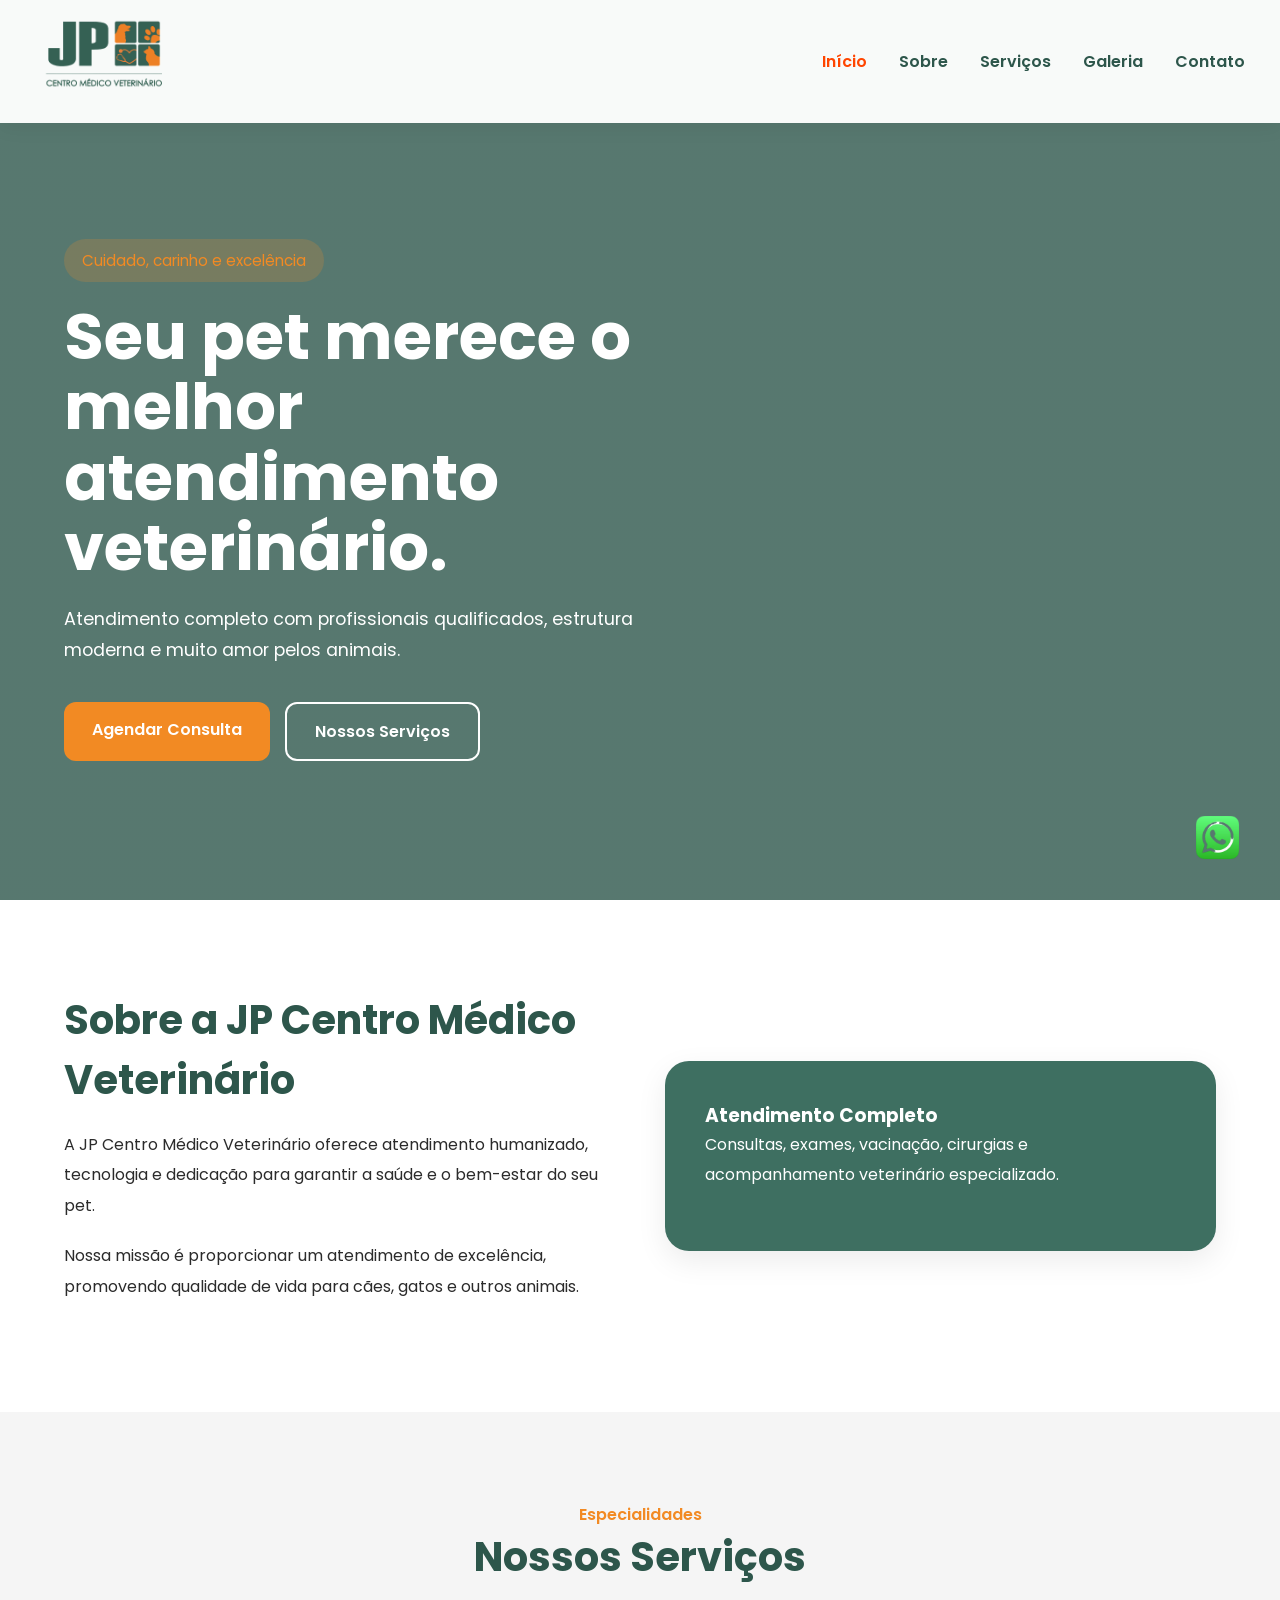
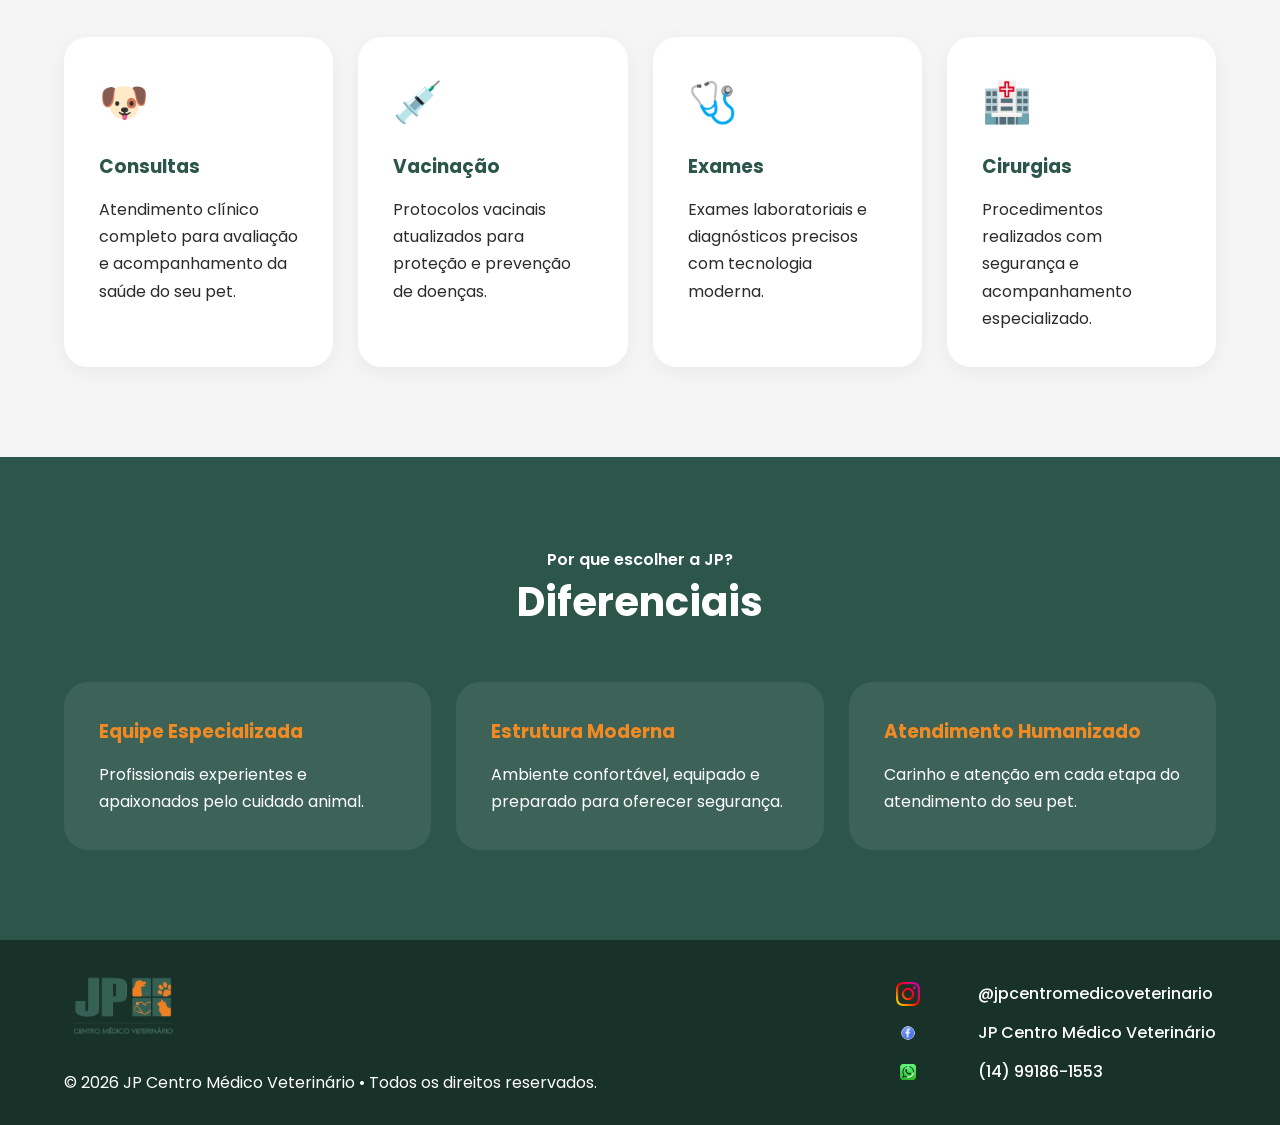
<file: index.html>
<!DOCTYPE html>
<html lang="pt-BR">
<head>
  <meta charset="UTF-8" />
  <meta name="viewport" content="width=device-width, initial-scale=1.0" />
  <title>JP Centro Médico Veterinário</title>
  <link rel="stylesheet" href="style.css" />
  <link rel="preconnect" href="https://fonts.googleapis.com">
  <link rel="preconnect" href="https://fonts.gstatic.com" crossorigin>
  <link href="https://fonts.googleapis.com/css2?family=Poppins:wght@300;400;500;600;700&display=swap" rel="stylesheet">
</head>
<body>

  <header class="header">
    <div class="container nav-container compact">
      <div class="logo">
        <img src="LOGO-JP-Photoroom.png" alt="JP Centro Médico Veterinário">
      </div>

      <nav class="navbar" id="navbar">
        <a style="color:orangered;"  href="#inicio">Início</a>
        <a href="sobre/index.html">Sobre</a>
        <a href="serviços/index.html">Serviços</a>
        <a href="galeria/index.html">Galeria</a>
        <a href="#contato">Contato</a>
      </nav>

      <div class="menu-toggle" id="menu-toggle">
        ☰
      </div>
    </div>
  </header>

  <section class="hero" id="inicio">
    <div class="overlay"></div>

    <div class="container hero-content">
      <div class="hero-text">
        <span class="tag">Cuidado, carinho e excelência</span>
        <h1>Seu pet merece o melhor atendimento veterinário.</h1>
        <p>
          Atendimento completo com profissionais qualificados,
          estrutura moderna e muito amor pelos animais.
        </p>

        <div class="hero-buttons">
          <a href="#contato" class="btn-primary">Agendar Consulta</a>
          <a href="#servicos" class="btn-secondary">Nossos Serviços</a>
        </div>
      </div>
    </div>
  </section>

  <section class="about section" id="sobre">
    <div class="container about-grid">
      <div>
        <h2>Sobre a JP Centro Médico Veterinário</h2>
        <p>
          A JP Centro Médico Veterinário oferece atendimento humanizado,
          tecnologia e dedicação para garantir a saúde e o bem-estar do seu pet.
        </p>

        <p>
          Nossa missão é proporcionar um atendimento de excelência,
          promovendo qualidade de vida para cães, gatos e outros animais.
        </p>
      </div>

      <div class="about-card">
        <h3>Atendimento Completo</h3>
        <p>
          Consultas, exames, vacinação, cirurgias e acompanhamento veterinário especializado.
        </p>
      </div>
    </div>
  </section>

  <section class="services section" id="servicos">
    <div class="container">
      <div class="section-title">
        <span>Especialidades</span>
        <h2>Nossos Serviços</h2>
      </div>

      <div class="services-grid">
        <div class="service-card">
          <div class="icon">🐶</div>
          <h3>Consultas</h3>
          <p>Atendimento clínico completo para avaliação e acompanhamento da saúde do seu pet.</p>
        </div>

        <div class="service-card">
          <div class="icon">💉</div>
          <h3>Vacinação</h3>
          <p>Protocolos vacinais atualizados para proteção e prevenção de doenças.</p>
        </div>

        <div class="service-card">
          <div class="icon">🩺</div>
          <h3>Exames</h3>
          <p>Exames laboratoriais e diagnósticos precisos com tecnologia moderna.</p>
        </div>

        <div class="service-card">
          <div class="icon">🏥</div>
          <h3>Cirurgias</h3>
          <p>Procedimentos realizados com segurança e acompanhamento especializado.</p>
        </div>
      </div>
    </div>
  </section>

  <section class="differentials section" id="diferenciais">
    <div class="container">
      <div class="section-title light">
        <span>Por que escolher a JP?</span>
        <h2>Diferenciais</h2>
      </div>

      <div class="differentials-grid">
        <div class="differential-item">
          <h3>Equipe Especializada</h3>
          <p>Profissionais experientes e apaixonados pelo cuidado animal.</p>
        </div>

        <div class="differential-item">
          <h3>Estrutura Moderna</h3>
          <p>Ambiente confortável, equipado e preparado para oferecer segurança.</p>
        </div>

        <div class="differential-item">
          <h3>Atendimento Humanizado</h3>
          <p>Carinho e atenção em cada etapa do atendimento do seu pet.</p>
        </div>
      </div>
    </div>
  </section>

  

  <footer class="footer" id="contato">
    <div class="container footer-content">
      <div class="footer-brand">
        <img src="LOGO-JP-Photoroom.png" alt="Logo JP">
        <p>© 2026 JP Centro Médico Veterinário • Todos os direitos reservados.</p>
      </div>

      <div class="footer-social">
        <a href="https://www.instagram.com/jpcentromedicoveterinario" target="_blank" class="social-link">
          <img src="insta.png" alt="Instagram">
          @jpcentromedicoveterinario
        </a>

        <a href="#" target="_blank" class="social-link">
          <img src="facebook.png" alt="Facebook">
          JP Centro Médico Veterinário
        </a>

        <a href="https://wa.me/5514991861553" target="_blank" class="social-link">
          <img src="whatsapp-Photoroom.png" alt="WhatsApp">
          (14) 99186-1553
        </a>
      </div>
    </div>
  </footer>

<a
href="https://wa.me/5514991861553"
class="whatsapp-float"
target="_blank">

<img src="whatsapp-Photoroom.png" alt="WhatsApp">

</a>

  <script src="script.js"></script>
</body>
</html>
</file>
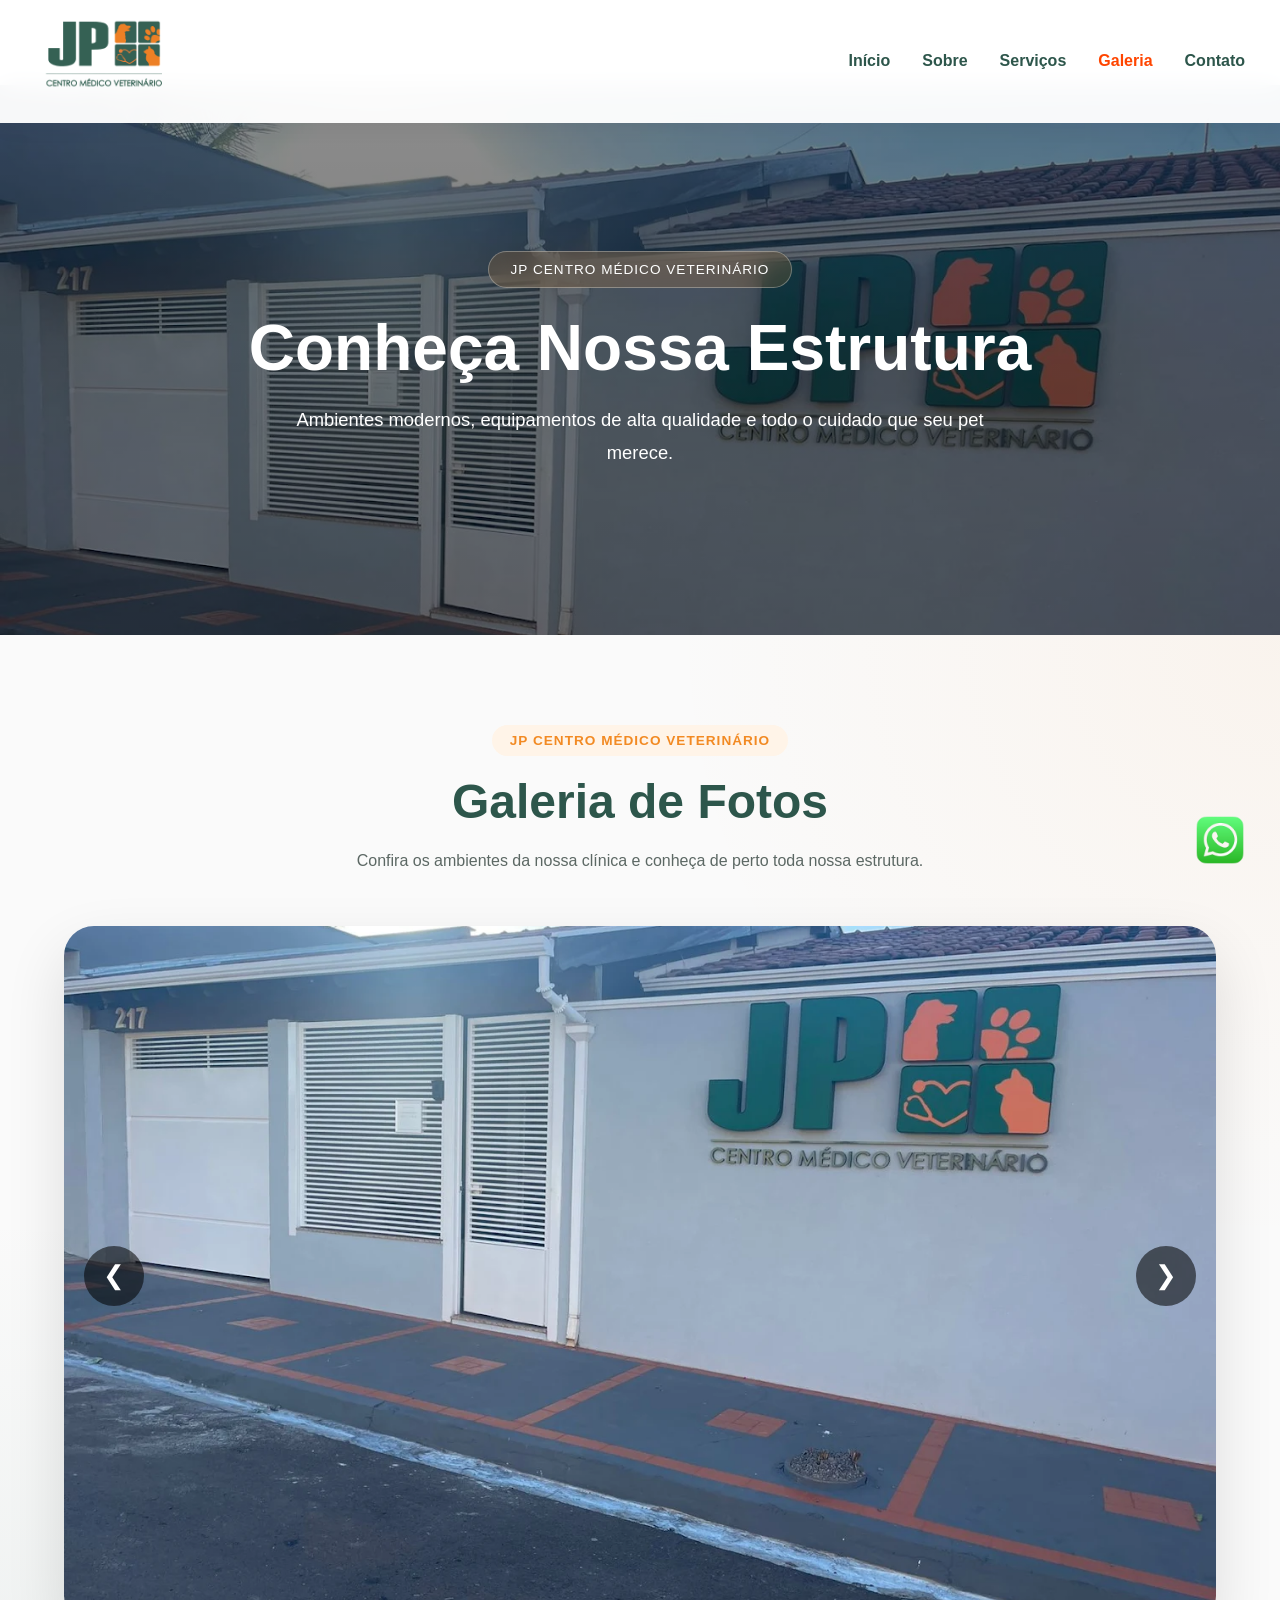
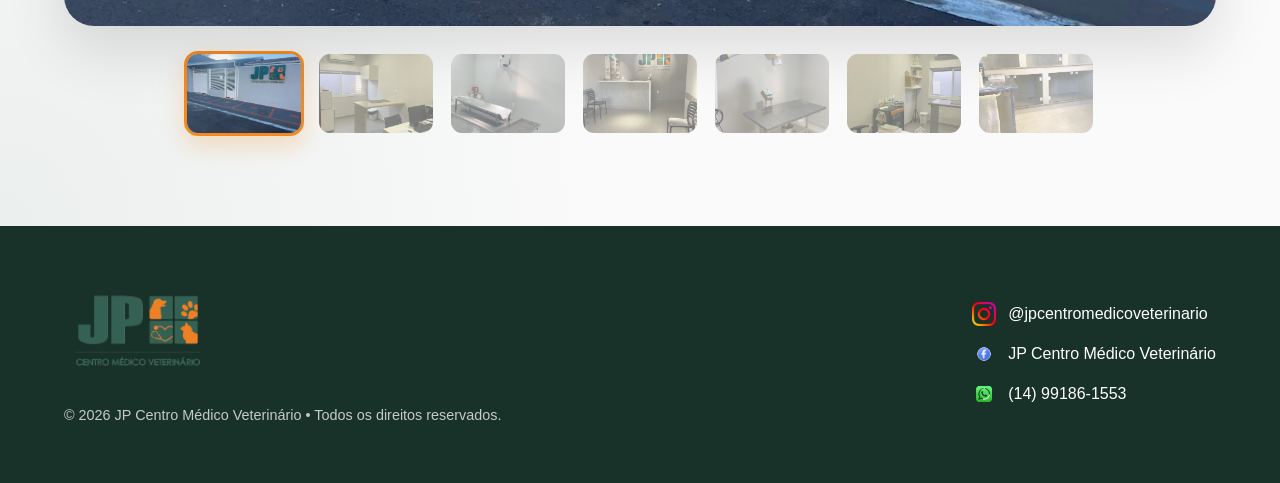
<file: galeria/index.html>
<!DOCTYPE html>
<html lang="pt-BR">
<head>
<meta charset="UTF-8">
<meta name="viewport" content="width=device-width, initial-scale=1.0">

<title>Galeria | JP Centro Médico Veterinário</title>

<link rel="stylesheet" href="style.css">
</head>

<body>

<!-- HEADER -->

<header class="header">
  <div class="container nav-container compact">

    <div class="logo">
      <a href="../index.html"><img src="../LOGO-JP-Photoroom.png" alt="JP Centro Médico Veterinário"></a>
    </div>

    <nav class="navbar" id="navbar">
      <a href="../index.html">Início</a>
      <a href="../sobre/index.html">Sobre</a>
      <a href="../serviços/index.html">Serviços</a>
      <a style="color:orangered;" href="#">Galeria</a>
      <a href="#contato-footer">Contato</a>
    </nav>

    <div class="menu-toggle" id="menu-toggle">
      ☰
    </div>

  </div>
</header>

<!-- HERO -->
<section class="hero-galeria">

    <div class="hero-overlay"></div>

    <div class="container hero-content">

        <span class="hero-badge">
            JP CENTRO MÉDICO VETERINÁRIO
        </span>

        <h1>
            Conheça Nossa Estrutura
        </h1>

        <p>
            Ambientes modernos, equipamentos de alta qualidade e todo o cuidado que seu pet merece.
        </p>

    </div>

</section>

<!-- GALERIA -->

<section class="galeria-section">

  <div class="container">

    <div class="titulo-galeria">

      <span>JP CENTRO MÉDICO VETERINÁRIO</span>

      <h2>Galeria de Fotos</h2>

      <p>
        Confira os ambientes da nossa clínica e conheça de perto toda nossa estrutura.
      </p>

    </div>

    <div class="carousel-container">

      <button class="nav-btn prev">
        ❮
      </button>

      <div class="carousel">

        <img src="frente.webp" class="slide active">

        <img src="unnamed (1).webp" class="slide">

        <img src="unnamed (2).webp" class="slide">

        <img src="unnamed (3).webp" class="slide">

        <img src="unnamed (4).webp" class="slide">

        <img src="unnamed (5).webp" class="slide">

        <img src="unnamed (6).webp" class="slide">

      </div>

      <button class="nav-btn next">
        ❯
      </button>

    </div>

    <div class="thumbnails">

      <img src="frente.webp" class="thumb active">

      <img src="unnamed (1).webp" class="thumb">

      <img src="unnamed (2).webp" class="thumb">

      <img src="unnamed (3).webp" class="thumb">

      <img src="unnamed (4).webp" class="thumb">

      <img src="unnamed (5).webp" class="thumb">

      <img src="unnamed (6).webp" class="thumb">

    </div>

  </div>

</section>

<!-- FOOTER -->

<footer class="footer" id="contato-footer">

  <div class="container footer-content">

    <div class="footer-brand">

      <img src="../LOGO-JP-Photoroom.png" alt="Logo JP">

      <p>
        © 2026 JP Centro Médico Veterinário • Todos os direitos reservados.
      </p>

    </div>

    <div class="footer-social">

        <a href="https://www.instagram.com/jpcentromedicoveterinario" target="_blank" class="social-link">
            <img src="../insta.png" alt="">
            @jpcentromedicoveterinario
        </a>

        <a href="#" target="_blank" class="social-link">
            <img src="../facebook.png" alt="">
            JP Centro Médico Veterinário
        </a>

        <a href="https://wa.me/5514991861553" target="_blank" class="social-link">
            <img src="../whatsapp-Photoroom.png" alt="">
            (14) 99186-1553
        </a>

    </div>

</footer>

<a
href="https://wa.me/5514991861553"
class="whatsapp-float"
target="_blank">

<img src="../whatsapp-Photoroom.png" alt="WhatsApp">

</a>

<script src="script.js"></script>

</body>
</html>
</file>
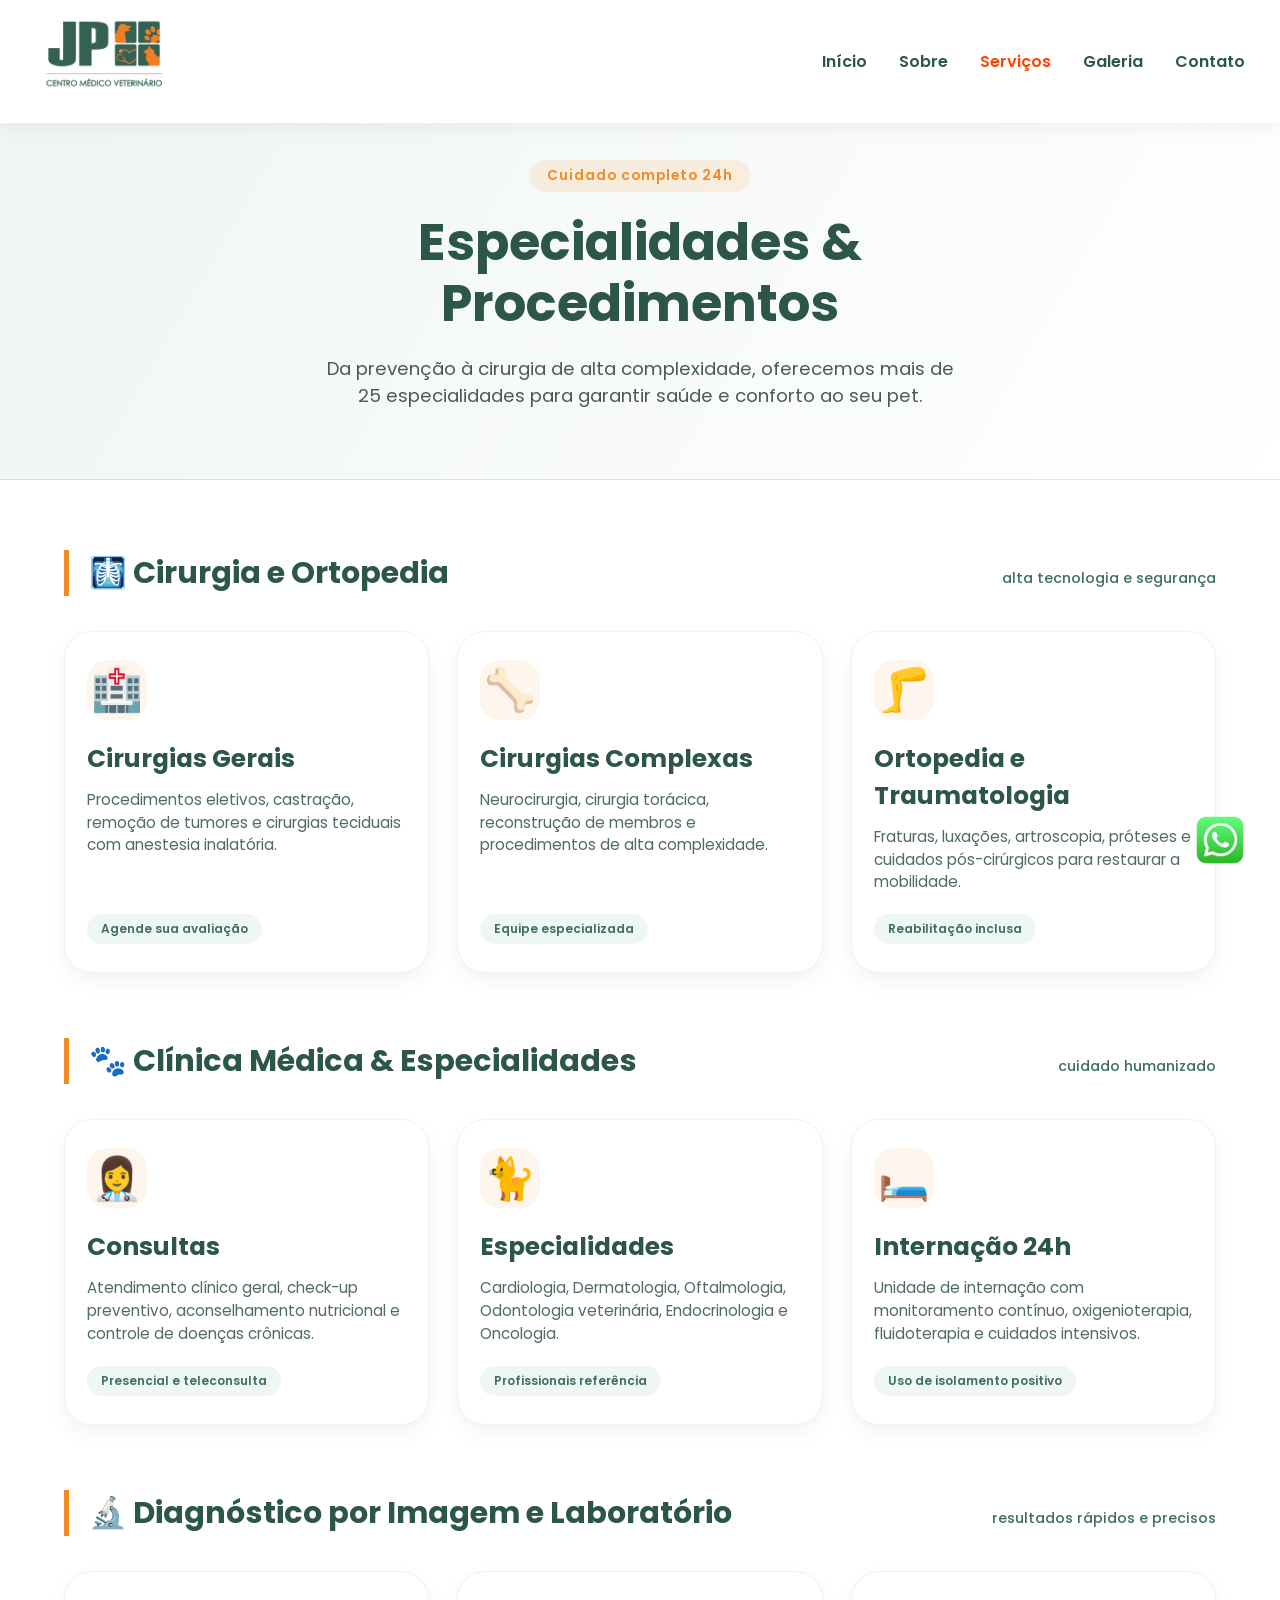
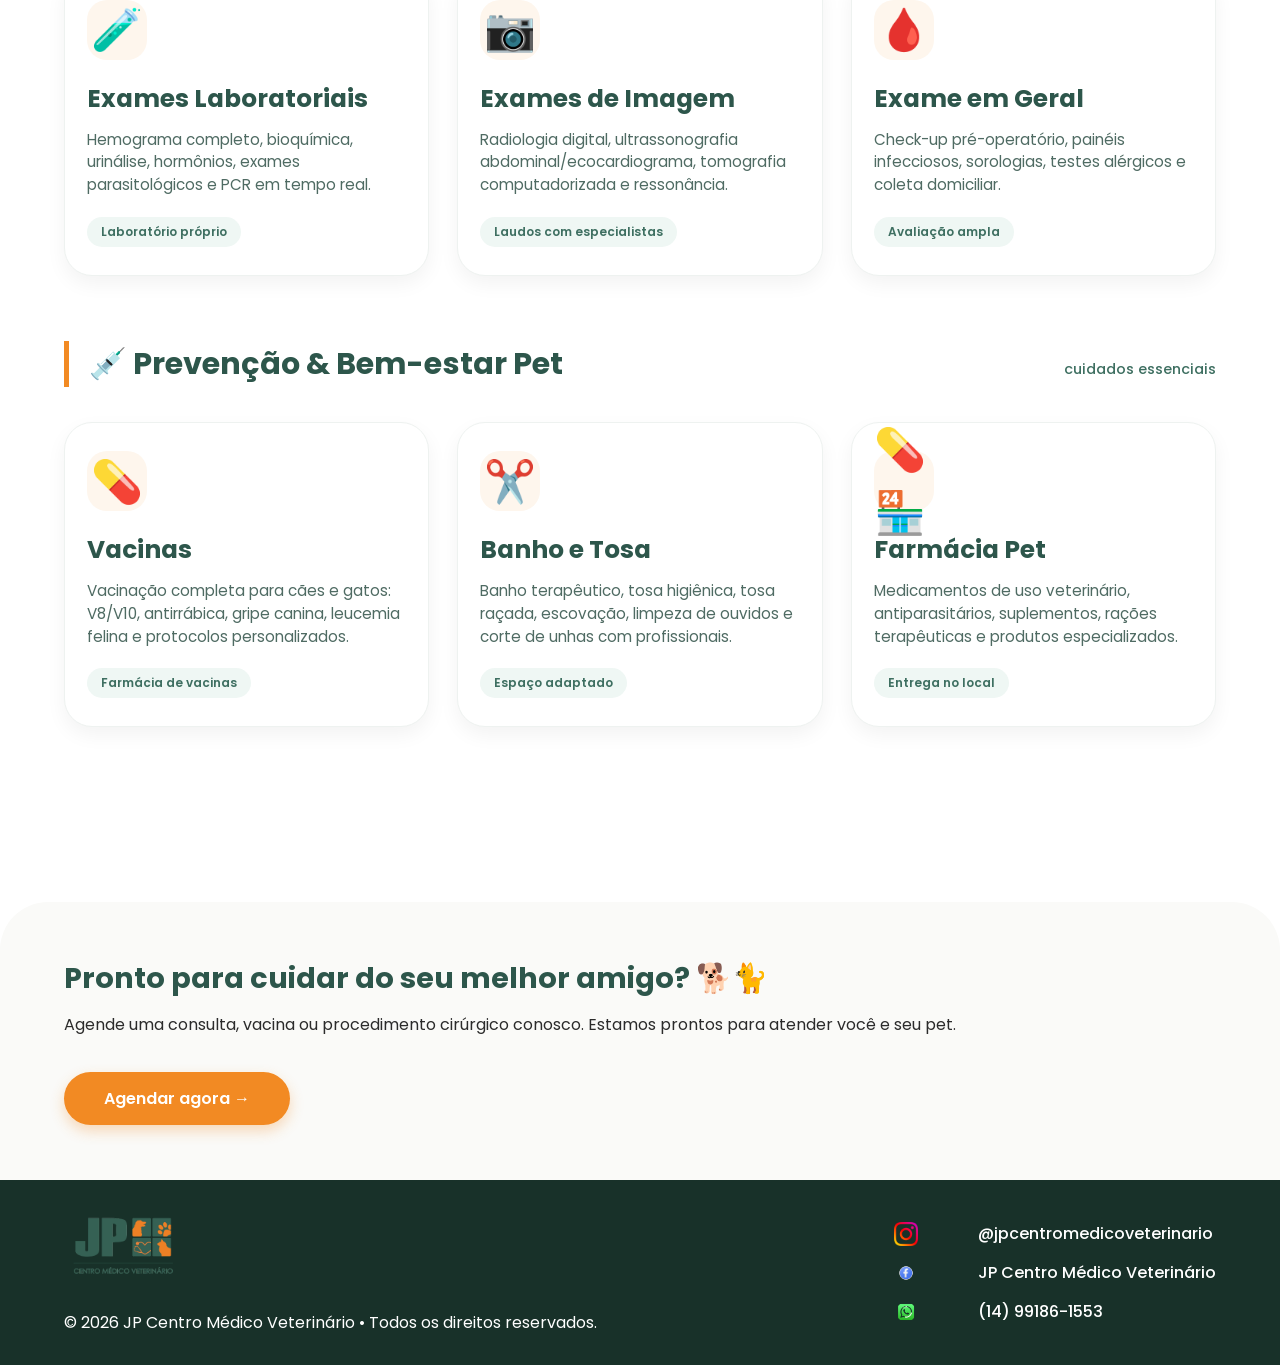
<file: servicos/index.html>
<!DOCTYPE html>
<html lang="pt-BR">
<head>
  <meta charset="UTF-8" />
  <meta name="viewport" content="width=device-width, initial-scale=1.0, user-scalable=yes" />
  <title>Serviços | JP Centro Médico Veterinário</title>
  <link rel="preconnect" href="https://fonts.googleapis.com">
  <link rel="stylesheet" href="style.css">
  <link rel="preconnect" href="https://fonts.gstatic.com" crossorigin>
  <link href="https://fonts.googleapis.com/css2?family=Poppins:wght@300;400;500;600;700;800&display=swap" rel="stylesheet">

</head>
<body>

<!-- HEADER (exatamente igual ao original) -->
<header class="header">
  <div class="container nav-container compact">
      <div class="logo">
      <a href="../index.html"><img src="../LOGO-JP-Photoroom.png" alt="JP Centro Médico Veterinário"></a>
    </div>

    <nav class="navbar" id="navbar">
      <a href="../index.html">Início</a>
      <a href="../sobre/index.html">Sobre</a>
      <a style="color: orangered;" href="#servicos-destaque">Serviços</a>
      <a href="../galeria/index.html">Galeria</a>
      <a href="#contato-footer">Contato</a>
    </nav>
    <div class="menu-toggle" id="menu-toggle">☰</div>
  </div>
</header>

<!-- Página de serviços completa: listagem extensa de serviços veterinários -->
<section class="services-hero">
  <div class="container">
    <div class="hero-service-title">
      <span class="badge">Cuidado completo 24h</span>
      <h1>Especialidades & Procedimentos</h1>
      <p>Da prevenção à cirurgia de alta complexidade, oferecemos mais de 25 especialidades para garantir saúde e conforto ao seu pet.</p>
    </div>
  </div>
</section>

<section class="services-catalog" id="servicos-destaque">
  <div class="container">
    
    <!-- BLOCO 1 - CIRURGIAS E COMPLEXAS -->
    <div class="category-title">
      <h2>🩻 Cirurgia e Ortopedia</h2>
      <span>alta tecnologia e segurança</span>
    </div>
    <div class="services-grid-modern">
      <div class="service-item">
        <div class="service-icon">🏥</div>
        <h3>Cirurgias Gerais</h3>
        <p>Procedimentos eletivos, castração, remoção de tumores e cirurgias teciduais com anestesia inalatória.</p>
        <span class="service-tag">Agende sua avaliação</span>
      </div>
      <div class="service-item">
        <div class="service-icon">🦴</div>
        <h3>Cirurgias Complexas</h3>
        <p>Neurocirurgia, cirurgia torácica, reconstrução de membros e procedimentos de alta complexidade.</p>
        <span class="service-tag">Equipe especializada</span>
      </div>
      <div class="service-item">
        <div class="service-icon">🦵</div>
        <h3>Ortopedia e Traumatologia</h3>
        <p>Fraturas, luxações, artroscopia, próteses e cuidados pós-cirúrgicos para restaurar a mobilidade.</p>
        <span class="service-tag">Reabilitação inclusa</span>
      </div>
    </div>

    <!-- BLOCO 2 - CONSULTAS E ESPECIALIDADES -->
    <div class="category-title">
      <h2>🐾 Clínica Médica & Especialidades</h2>
      <span>cuidado humanizado</span>
    </div>
    <div class="services-grid-modern">
      <div class="service-item">
        <div class="service-icon">👩‍⚕️</div>
        <h3>Consultas</h3>
        <p>Atendimento clínico geral, check-up preventivo, aconselhamento nutricional e controle de doenças crônicas.</p>
        <span class="service-tag">Presencial e teleconsulta</span>
      </div>
      <div class="service-item">
        <div class="service-icon">🐈</div>
        <h3>Especialidades</h3>
        <p>Cardiologia, Dermatologia, Oftalmologia, Odontologia veterinária, Endocrinologia e Oncologia.</p>
        <span class="service-tag">Profissionais referência</span>
      </div>
      <div class="service-item">
        <div class="service-icon">🛏️</div>
        <h3>Internação 24h</h3>
        <p>Unidade de internação com monitoramento contínuo, oxigenioterapia, fluidoterapia e cuidados intensivos.</p>
        <span class="service-tag">Uso de isolamento positivo</span>
      </div>
    </div>

    <!-- BLOCO 3 - EXAMES LABORATORIAIS + IMAGEM + EXAMES EM GERAL -->
    <div class="category-title">
      <h2>🔬 Diagnóstico por Imagem e Laboratório</h2>
      <span>resultados rápidos e precisos</span>
    </div>
    <div class="services-grid-modern">
      <div class="service-item">
        <div class="service-icon">🧪</div>
        <h3>Exames Laboratoriais</h3>
        <p>Hemograma completo, bioquímica, urinálise, hormônios, exames parasitológicos e PCR em tempo real.</p>
        <span class="service-tag">Laboratório próprio</span>
      </div>
      <div class="service-item">
        <div class="service-icon">📷</div>
        <h3>Exames de Imagem</h3>
        <p>Radiologia digital, ultrassonografia abdominal/ecocardiograma, tomografia computadorizada e ressonância.</p>
        <span class="service-tag">Laudos com especialistas</span>
      </div>
      <div class="service-item">
        <div class="service-icon">🩸</div>
        <h3>Exame em Geral</h3>
        <p>Check-up pré-operatório, painéis infecciosos, sorologias, testes alérgicos e coleta domiciliar.</p>
        <span class="service-tag">Avaliação ampla</span>
      </div>
    </div>

    <!-- BLOCO 4 - VACINAS, BANHO E TOSA, FARMÁCIA PET -->
    <div class="category-title">
      <h2>💉 Prevenção & Bem-estar Pet</h2>
      <span>cuidados essenciais</span>
    </div>
    <div class="services-grid-modern">
      <div class="service-item">
        <div class="service-icon">💊</div>
        <h3>Vacinas</h3>
        <p>Vacinação completa para cães e gatos: V8/V10, antirrábica, gripe canina, leucemia felina e protocolos personalizados.</p>
        <span class="service-tag">Farmácia de vacinas</span>
      </div>
      <div class="service-item">
        <div class="service-icon">✂️</div>
        <h3>Banho e Tosa</h3>
        <p>Banho terapêutico, tosa higiênica, tosa raçada, escovação, limpeza de ouvidos e corte de unhas com profissionais.</p>
        <span class="service-tag">Espaço adaptado</span>
      </div>
      <div class="service-item">
        <div class="service-icon">💊🏪</div>
        <h3>Farmácia Pet</h3>
        <p>Medicamentos de uso veterinário, antiparasitários, suplementos, rações terapêuticas e produtos especializados.</p>
        <span class="service-tag">Entrega no local</span>
      </div>
    </div>
  </div>
</section>

<!-- Extra de contato rápido com link para agendamento (sem diferenciais) -->
<section class="info-extra">
  <div class="container extra-flex">
    <div class="extra-text">
      <h3>Pronto para cuidar do seu melhor amigo? 🐕🐈</h3>
      <p>Agende uma consulta, vacina ou procedimento cirúrgico conosco. Estamos prontos para atender você e seu pet.</p>
    </div>
    <a href="https://wa.me/5514991861553" class="btn-schedule" target="_blank">Agendar agora →</a>
  </div>
</section>

<!-- FOOTER exatamente igual ao original (idêntico ao layout) -->
<footer class="footer" id="contato-footer">
  <div class="container footer-content">
    <div class="footer-brand">
      <img src="../LOGO-JP-Photoroom.png" alt="Logo JP Centro Médico Veterinário">
      <p>© 2026 JP Centro Médico Veterinário • Todos os direitos reservados.</p>
    </div>
    <div class="footer-social">
      <a href="https://www.instagram.com/jpcentromedicoveterinario" target="_blank" class="social-link">
        <img src="../insta.png" alt="Instagram">
        @jpcentromedicoveterinario
      </a>
      <a href="#" target="_blank" class="social-link">
        <img src="../facebook.png" alt="Facebook">
        JP Centro Médico Veterinário
      </a>
      <a href="https://wa.me/5514991861553" target="_blank" class="social-link">
        <img src="../whatsapp-Photoroom.png" alt="WhatsApp">
        (14) 99186-1553
      </a>
    </div>
  </div>
</footer>

<a
href="https://wa.me/5514991861553"
class="whatsapp-float"
target="_blank">

<img src="../whatsapp-Photoroom.png" alt="WhatsApp">

</a>

<!-- Script para menu mobile igual ao original -->
<script>
  (function() {
    const menuToggle = document.getElementById('menu-toggle');
    const navbar = document.getElementById('navbar');
    if (menuToggle && navbar) {
      menuToggle.addEventListener('click', function() {
        navbar.classList.toggle('active');
      });
      // Fechar ao clicar em link (boa prática)
      document.querySelectorAll('.navbar a').forEach(link => {
        link.addEventListener('click', () => {
          navbar.classList.remove('active');
        });
      });
    }
  })();
</script>
</body>
</html>
</file>
<file: style.css>
:root {
  --green: #3e6f61;
  --green-dark: #2d564b;
  --orange: #f28a23;
  --white: #ffffff;
  --gray: #f5f5f5;
  --text: #2b2b2b;
}

* {
  margin: 0;
  padding: 0;
  box-sizing: border-box;
}

html {
  scroll-behavior: smooth;
}

body {
  font-family: 'Poppins', sans-serif;
  color: var(--text);
  background: var(--white);
}

.container {
  width: 90%;
  max-width: 1200px;
  margin: auto;
}

.section {
  padding: 90px 0;
}

    .header {
      position: fixed;
      top: 0;
      left: 0;
      width: 100%;
      background: rgba(255, 255, 255, 0.96);
      backdrop-filter: blur(12px);
      z-index: 9999;
      box-shadow: 0 4px 20px rgba(0, 0, 0, 0.06);
    }

    .nav-container {
      display: flex;
      align-items: center;
      justify-content: space-between;
      padding: 12px 35px;
      width: 100%;
      max-width: 1400px;
      margin: 0 auto;
    }

    .logo img {
      width: 140px;
      display: block;
    }

    .navbar {
      display: flex;
      gap: 32px;
    }

    .navbar a {
      text-decoration: none;
      color: var(--green-dark);
      font-weight: 600;
      transition: 0.3s;
      font-size: 1rem;
    }

    .navbar a:hover,
    .navbar a.active {
      color: var(--orange);
    }

    .menu-toggle {
      display: none;
      font-size: 2rem;
      cursor: pointer;
      color: var(--green-dark);
    }


.hero {
  padding-top: 100px;
  min-height: 100vh;
  display: flex;
  align-items: center;
  position: relative;
  background:
    linear-gradient(rgba(45,86,75,0.8), rgba(45,86,75,0.8)),
    url('https://images.unsplash.com/photo-1517849845537-4d257902454a?q=80&w=1600&auto=format&fit=crop') center/cover;
}

.hero-content {
  position: relative;
  z-index: 2;
}

.hero-text {
  max-width: 650px;
  color: var(--white);
}

.tag {
  display: inline-block;
  background: rgba(242,138,35,0.2);
  color: var(--orange);
  padding: 10px 18px;
  border-radius: 50px;
  margin-bottom: 20px;
  font-size: 0.95rem;
}

.hero h1 {
  font-size: 4rem;
  line-height: 1.1;
  margin-bottom: 20px;
}

.hero p {
  font-size: 1.1rem;
  line-height: 1.8;
  margin-bottom: 35px;
}

.hero-buttons {
  display: flex;
  gap: 15px;
  flex-wrap: wrap;
}

.btn-primary,
.btn-secondary {
  padding: 15px 28px;
  border-radius: 12px;
  text-decoration: none;
  font-weight: 600;
  transition: 0.3s ease;
}

.btn-primary {
  background: var(--orange);
  color: var(--white);
}

.btn-primary:hover {
  transform: translateY(-3px);
}

.btn-secondary {
  border: 2px solid var(--white);
  color: var(--white);
}

.btn-secondary:hover {
  background: var(--white);
  color: var(--green-dark);
}

.about-grid,
.contact-grid {
  display: grid;
  grid-template-columns: repeat(2, 1fr);
  gap: 50px;
  align-items: center;
}

.about h2,
.contact h2,
.section-title h2 {
  font-size: 2.5rem;
  color: var(--green-dark);
  margin-bottom: 20px;
}

.about p,
.contact p {
  line-height: 1.9;
  margin-bottom: 20px;
}

.about-card {
  background: var(--green);
  color: var(--white);
  padding: 40px;
  border-radius: 24px;
  box-shadow: 0 10px 30px rgba(0,0,0,0.08);
}

.section-title {
  text-align: center;
  margin-bottom: 50px;
}

.section-title span {
  color: var(--orange);
  font-weight: 600;
}

.services {
  background: var(--gray);
}

.services-grid,
.differentials-grid {
  display: grid;
  grid-template-columns: repeat(auto-fit, minmax(240px, 1fr));
  gap: 25px;
}

.service-card {
  background: var(--white);
  padding: 35px;
  border-radius: 24px;
  transition: 0.3s;
  box-shadow: 0 5px 20px rgba(0,0,0,0.05);
}

.service-card:hover {
  transform: translateY(-8px);
}

.icon {
  font-size: 2.5rem;
  margin-bottom: 20px;
}

.service-card h3,
.differential-item h3 {
  margin-bottom: 15px;
  color: var(--green-dark);
}

.service-card p,
.differential-item p {
  line-height: 1.7;
}

.differentials {
  background: var(--green-dark);
  color: var(--white);
}

.section-title.light h2,
.section-title.light span {
  color: var(--white);
}

.differential-item {
  background: rgba(255,255,255,0.08);
  padding: 35px;
  border-radius: 24px;
  backdrop-filter: blur(10px);
}

.differential-item h3 {
  color: var(--orange);
}

.contact-form {
  background: var(--gray);
  padding: 40px;
  border-radius: 24px;
  display: flex;
  flex-direction: column;
  gap: 20px;
}

.contact-form input,
.contact-form textarea {
  padding: 16px;
  border: 1px solid #ddd;
  border-radius: 12px;
  font-family: inherit;
}

.contact-form button {
  background: var(--green-dark);
  color: var(--white);
  border: none;
  padding: 16px;
  border-radius: 12px;
  font-weight: 600;
  cursor: pointer;
  transition: 0.3s;
}

.contact-form button:hover {
  background: var(--orange);
}

.footer {
  background: #183129;
  padding: 30px 0;
  color: var(--white);
}

.footer-content {
  display: flex;
  justify-content: space-between;
  align-items: center;
  gap: 30px;
  flex-wrap: wrap;
}

.footer-brand {
  display: flex;
  flex-direction: column;
  gap: 15px;
}

.footer-social {
  display: flex;
  flex-direction: column;
  gap: 14px;
}

.footer-social a {
  display: flex;
  align-items: center;
  gap: 12px;
  display: flex;
  align-items: center;
  gap: 10px;
  color: var(--white);
  text-decoration: none;
  font-weight: 500;
  transition: 0.3s;
}

.footer-social a:hover {
  color: var(--orange);
}

.social-link img {
  width: 24px;
  height: 24px;
  object-fit: contain;
}

.whatsapp-float{
    position:fixed;

    width:70px;
    height:70px;

    bottom:25px;
    right:25px;

    z-index:99999;

    animation:pulse 2s infinite;
}

.whatsapp-float img{
    width:100%;
    height:100%;
}

@keyframes pulse{

    0%{
        transform:scale(1);
    }

    50%{
        transform:scale(1.08);
    }

    100%{
        transform:scale(1);
    }

}

.whatsapp-float img {
  width: 65px;
  height: 65px;
}

@keyframes pulse {
  0% {
    transform: scale(1);
  }
  50% {
    transform: scale(1.08);
  }
  100% {
    transform: scale(1);
  }
}

.footer img {
  width: 120px;
}

@media (max-width: 900px) {
  .hero h1 {
    font-size: 2.8rem;
  }

  .about-grid,
  .contact-grid {
    grid-template-columns: 1fr;
  }

  .navbar {
    position: absolute;
    top: 80px;
    right: 20px;
    background: var(--white);
    flex-direction: column;
    padding: 20px;
    border-radius: 18px;
    box-shadow: 0 10px 25px rgba(0,0,0,0.1);
    display: none;
  }

  .navbar.active {
    display: flex;
  }

  .menu-toggle {
    display: block;
  }
}

@media (max-width: 600px) {
  .hero h1 {
    font-size: 2.2rem;
  }

  .section {
    padding: 70px 0;
  }

  .about h2,
  .contact h2,
  .section-title h2 {
    font-size: 2rem;
  }

  .hero-buttons {
    flex-direction: column;
  }
}
</file>
<file: galeria/style.css>
/* =========================
   RESET
========================= */

*{
    margin:0;
    padding:0;
    box-sizing:border-box;
}

:root{
    --green:#3e6f61;
    --green-dark:#2d564b;
    --orange:#f28a23;
    --white:#ffffff;
    --gray:#f8f9fa;
    --text:#2b2b2b;
}

html{
    scroll-behavior:smooth;
}

body{
    font-family:'Poppins',sans-serif;
    background:var(--white);
    color:var(--text);
    overflow-x:hidden;
}

.container{
    width:90%;
    max-width:1280px;
    margin:auto;
}

/* =========================
   HEADER
========================= */

    .header {
      position: fixed;
      top: 0;
      left: 0;
      width: 100%;
      background: rgba(255, 255, 255, 0.96);
      backdrop-filter: blur(12px);
      z-index: 9999;
      box-shadow: 0 4px 20px rgba(0, 0, 0, 0.06);
    }

    .nav-container {
      display: flex;
      align-items: center;
      justify-content: space-between;
      padding: 12px 35px;
      width: 100%;
      max-width: 1400px;
      margin: 0 auto;
    }

    .logo img {
      width: 140px;
      display: block;
    }

    .navbar {
      display: flex;
      gap: 32px;
    }

    .navbar a {
      text-decoration: none;
      color: var(--green-dark);
      font-weight: 600;
      transition: 0.3s;
      font-size: 1rem;
    }

    .navbar a:hover,
    .navbar a.active {
      color: var(--orange);
    }

    .menu-toggle {
      display: none;
      font-size: 2rem;
      cursor: pointer;
      color: var(--green-dark);
    }

/* =========================
   HERO
========================= */

.hero-galeria{
    margin-top:85px;
    min-height:550px;

    background:
    linear-gradient(
    rgba(0,0,0,.45),
    rgba(0,0,0,.55)
    ),
    url("frente.webp");

    background-repeat:no-repeat;
    background-position:center top;
    background-size:cover;

    display:flex;
    align-items:center;
    justify-content:center;

    text-align:center;
    position:relative;
}

.hero-content{
    max-width:900px;
    color:white;
    padding:20px;
}

.hero-badge{
    display:inline-block;
    padding:10px 22px;

    background:rgba(242,138,35,.15);

    border:1px solid rgba(255,255,255,.3);

    backdrop-filter:blur(10px);

    border-radius:50px;

    font-size:.85rem;

    letter-spacing:1px;

    margin-bottom:25px;
}

.hero-content h1{
    font-size:4rem;
    line-height:1.1;
    margin-bottom:20px;
}

.hero-content p{
    font-size:1.15rem;
    max-width:700px;
    margin:auto;
    line-height:1.8;
}

/* =========================
   GALERIA
========================= */

.galeria-section{
    padding:90px 0;

    background:
    radial-gradient(
    circle at top right,
    rgba(242,138,35,.06),
    transparent 35%
    ),

    radial-gradient(
    circle at bottom left,
    rgba(62,111,97,.08),
    transparent 35%
    ),

    #fafafa;
}

.titulo-galeria{
    text-align:center;
    margin-bottom:50px;
}

.titulo-galeria span{
    display:inline-block;

    background:#fff4e8;

    color:var(--orange);

    padding:8px 18px;

    border-radius:30px;

    font-size:.85rem;

    font-weight:600;

    letter-spacing:1px;
}

.titulo-galeria h2{
    font-size:3rem;
    color:var(--green-dark);
    margin:18px 0;
}

.titulo-galeria p{
    max-width:700px;
    margin:auto;
    line-height:1.8;
    color:#5c6864;
}

/* =========================
   CARROSSEL
========================= */

.carousel-container{
    position:relative;
    overflow:hidden;
    border-radius:30px;

    box-shadow:
    0 25px 60px rgba(0,0,0,.12);

    background:white;
}

.carousel{
    position:relative;
    height:700px;
}

.slide{
    position:absolute;
    inset:0;

    width:100%;
    height:100%;

    object-fit:cover;

    opacity:0;

    transition:.7s ease;
}

.slide.active{
    opacity:1;
}

.nav-btn{
    position:absolute;

    top:50%;
    transform:translateY(-50%);

    width:60px;
    height:60px;

    border:none;

    border-radius:50%;

    background:rgba(0,0,0,.55);

    color:white;

    font-size:26px;

    cursor:pointer;

    z-index:20;

    transition:.3s;
}

.nav-btn:hover{
    background:var(--orange);
}

.prev{
    left:20px;
}

.next{
    right:20px;
}

/* =========================
   MINIATURAS
========================= */

.thumbnails{
    display:flex;
    justify-content:center;
    flex-wrap:wrap;
    gap:12px;
    margin-top:25px;
}

.thumb{
    width:120px;
    height:85px;

    object-fit:cover;

    border-radius:14px;

    cursor:pointer;

    opacity:.55;

    border:3px solid transparent;

    transition:.4s;
}

.thumb:hover{
    transform:translateY(-4px);
    opacity:1;
}

.thumb.active{
    opacity:1;

    border-color:var(--orange);

    box-shadow:
    0 10px 25px rgba(242,138,35,.25);
}

/* =========================
   FOOTER
========================= */

.footer{
    background:#183129;
    padding:60px 0;
}

.footer-content{
    display:flex;
    justify-content:space-between;
    align-items:center;
    gap:40px;
}

.footer-brand{
    display:flex;
    flex-direction:column;
    gap:15px;
}

.footer-brand img{
    width:150px;
}

.footer-brand p{
    color:rgba(255,255,255,.75);
    font-size:.9rem;
}

.footer-social{
    display:flex;
    flex-direction:column;
    gap:16px;
}

.footer-social a{
    display:flex;
    align-items:center;
    gap:12px;

    color:white;

    text-decoration:none;

    transition:.3s;
}

.footer-social a:hover{
    color:var(--orange);
    transform:translateX(5px);
}

.footer-social img{
    width:24px;
    height:24px;
    object-fit:contain;
}

/* =========================
   WHATSAPP FIXO
========================= */

.whatsapp-float{
    position:fixed;

    width:70px;
    height:70px;

    bottom:25px;
    right:25px;

    z-index:99999;

    animation:pulse 2s infinite;
}

.whatsapp-float img{
    width:100%;
    height:100%;
}

@keyframes pulse{

    0%{
        transform:scale(1);
    }

    50%{
        transform:scale(1.08);
    }

    100%{
        transform:scale(1);
    }

}

/* =========================
   RESPONSIVO
========================= */

@media(max-width:992px){

    .menu-toggle{
        display:block;
    }

    .navbar{
        position:absolute;

        top:85px;
        right:20px;

        width:260px;

        background:white;

        flex-direction:column;

        align-items:flex-start;

        padding:25px;

        border-radius:20px;

        gap:20px;

        box-shadow:
        0 15px 35px rgba(0,0,0,.12);

        display:none;
    }

    .navbar.active{
        display:flex;
    }

    .hero-content h1{
        font-size:3rem;
    }

    .carousel{
        height:500px;
    }

    .footer-content{
        flex-direction:column;
        text-align:center;
    }

    .footer-social{
        align-items:center;
    }
}

@media(max-width:768px){

    .hero-galeria{
        min-height:450px;
    }

    .hero-content h1{
        font-size:2.2rem;
    }

    .hero-content p{
        font-size:1rem;
    }

    .titulo-galeria h2{
        font-size:2rem;
    }

    .carousel{
        height:320px;
    }

    .thumb{
        width:75px;
        height:55px;
    }

    .nav-btn{
        width:45px;
        height:45px;
        font-size:18px;
    }

    .whatsapp-float{
        width:60px;
        height:60px;
    }
}
</file>
<file: servicos/style.css>
* {
      margin: 0;
      padding: 0;
      box-sizing: border-box;
    }

    :root {
      --green: #3e6f61;
      --green-dark: #2d564b;
      --orange: #f28a23;
      --white: #ffffff;
      --gray: #f5f5f5;
      --text: #2b2b2b;
      --shadow-sm: 0 8px 20px rgba(0,0,0,0.05);
      --shadow-md: 0 12px 30px rgba(0,0,0,0.08);
      --transition: all 0.25s ease-in-out;
    }

    body {
      font-family: 'Poppins', sans-serif;
      color: var(--text);
      background: var(--white);
      overflow-x: hidden;
    }

    .container {
      width: 90%;
      max-width: 1280px;
      margin: 0 auto;
    }

    /* ===== HEADER (idêntico ao original) ===== */
     .header {
      position: fixed;
      top: 0;
      left: 0;
      width: 100%;
      background: rgba(255, 255, 255, 0.96);
      backdrop-filter: blur(12px);
      z-index: 9999;
      box-shadow: 0 4px 20px rgba(0, 0, 0, 0.06);
    }

    .nav-container {
      display: flex;
      align-items: center;
      justify-content: space-between;
      padding: 12px 35px;
      width: 100%;
      max-width: 1400px;
      margin: 0 auto;
    }

    .logo img {
      width: 140px;
      display: block;
    }

    .navbar {
      display: flex;
      gap: 32px;
    }

    .navbar a {
      text-decoration: none;
      color: var(--green-dark);
      font-weight: 600;
      transition: 0.3s;
      font-size: 1rem;
    }

    .navbar a:hover,
    .navbar a.active {
      color: var(--orange);
    }

    .menu-toggle {
      display: none;
      font-size: 2rem;
      cursor: pointer;
      color: var(--green-dark);
    }

    /* Página específica de serviços - Banner hero interno */
    .services-hero {
      background: linear-gradient(120deg, #eef5f2 0%, #ffffff 100%);
      padding: 160px 0 70px 0;
      border-bottom: 1px solid rgba(62,111,97,0.15);
    }

    .hero-service-title {
      text-align: center;
      max-width: 800px;
      margin: 0 auto;
    }

    .hero-service-title .badge {
      background: rgba(242,138,35,0.12);
      color: var(--orange);
      font-weight: 600;
      padding: 6px 18px;
      border-radius: 40px;
      font-size: 0.85rem;
      letter-spacing: 1px;
      display: inline-block;
      margin-bottom: 20px;
    }

    .hero-service-title h1 {
      font-size: 3.2rem;
      color: var(--green-dark);
      margin-bottom: 20px;
      line-height: 1.2;
    }

    .hero-service-title p {
      font-size: 1.15rem;
      color: #4a5b55;
      max-width: 650px;
      margin: 0 auto;
    }

    /* categoria de serviços */
    .services-catalog {
      padding: 70px 0 90px;
      background: var(--white);
    }

    .category-title {
      display: flex;
      align-items: baseline;
      flex-wrap: wrap;
      justify-content: space-between;
      margin-bottom: 35px;
      border-left: 5px solid var(--orange);
      padding-left: 20px;
    }

    .category-title h2 {
      font-size: 1.9rem;
      color: var(--green-dark);
      font-weight: 700;
    }

    .category-title span {
      font-size: 0.9rem;
      color: var(--green);
      font-weight: 500;
    }

    .services-grid-modern {
      display: grid;
      grid-template-columns: repeat(auto-fill, minmax(290px, 1fr));
      gap: 28px;
      margin-bottom: 65px;
    }

    .service-item {
      background: var(--white);
      border-radius: 28px;
      padding: 28px 22px;
      transition: var(--transition);
      box-shadow: var(--shadow-sm);
      border: 1px solid #eef2f0;
      display: flex;
      flex-direction: column;
      transition: transform 0.2s, box-shadow 0.2s;
    }

    .service-item:hover {
      transform: translateY(-6px);
      box-shadow: var(--shadow-md);
      border-color: #e0e9e5;
    }

    .service-icon {
      font-size: 2.6rem;
      margin-bottom: 20px;
      background: #fef6ed;
      width: 60px;
      height: 60px;
      display: flex;
      align-items: center;
      justify-content: center;
      border-radius: 20px;
    }

    .service-item h3 {
      font-size: 1.55rem;
      font-weight: 700;
      color: var(--green-dark);
      margin-bottom: 12px;
    }

    .service-item p {
      color: #4f6b63;
      line-height: 1.5;
      font-size: 0.95rem;
      margin-bottom: 20px;
      flex: 1;
    }

    .service-tag {
      display: inline-block;
      background: #eff7f4;
      padding: 6px 14px;
      border-radius: 40px;
      font-size: 0.75rem;
      font-weight: 600;
      color: var(--green);
      align-self: flex-start;
    }

    /* Extra de contato rápido com link para agendamento */
    .info-extra {
      background: #fafaf8;
      padding: 55px 0;
      border-radius: 48px 48px 0 0;
      margin-top: 20px;
    }

    .extra-flex {
      display: flex;
      flex-wrap: wrap;
      justify-content: space-between;
      align-items: center;
      gap: 35px;
    }

    .extra-text h3 {
      font-size: 1.8rem;
      color: var(--green-dark);
      margin-bottom: 12px;
    }

    .btn-schedule {
      background: var(--orange);
      color: white;
      border: none;
      padding: 14px 40px;
      border-radius: 50px;
      font-weight: 600;
      font-size: 1rem;
      transition: 0.3s;
      cursor: pointer;
      text-decoration: none;
      display: inline-block;
      box-shadow: 0 6px 14px rgba(242,138,35,0.3);
    }

    .btn-schedule:hover {
      background: #d97a1a;
      transform: scale(1.02);
    }

    /* FOOTER idêntico original */
    .footer {
      background: #183129;
      padding: 30px 0;
      color: var(--white);
    }

    .footer-content {
      display: flex;
      justify-content: space-between;
      align-items: center;
      gap: 30px;
      flex-wrap: wrap;
    }

    .footer-brand {
      display: flex;
      flex-direction: column;
      gap: 15px;
    }

    .footer-social {
      display: flex;
      flex-direction: column;
      gap: 14px;
    }

    .footer-social a {
      display: flex;
      align-items: center;
      gap: 12px;
      color: var(--white);
      text-decoration: none;
      font-weight: 500;
      transition: 0.3s;
    }

    .footer-social a:hover {
      color: var(--orange);
    }

    .social-link img {
      width: 24px;
      height: 24px;
      object-fit: contain;
    }

    .footer img {
      width: 120px;
    }

   
.whatsapp-float{
    position:fixed;

    width:70px;
    height:70px;

    bottom:25px;
    right:25px;

    z-index:99999;

    animation:pulse 2s infinite;
}

.whatsapp-float img{
    width:100%;
    height:100%;
}

@keyframes pulse{

    0%{
        transform:scale(1);
    }

    50%{
        transform:scale(1.08);
    }

    100%{
        transform:scale(1);
    }

}

    /* responsividade header */
    @media (max-width: 900px) {
      .navbar {
        position: absolute;
        top: 80px;
        right: 20px;
        background: var(--white);
        flex-direction: column;
        padding: 20px;
        border-radius: 18px;
        box-shadow: 0 10px 25px rgba(0,0,0,0.1);
        display: none;
      }
      .navbar.active {
        display: flex;
      }
      .menu-toggle {
        display: block;
      }
      .hero-service-title h1 {
        font-size: 2.4rem;
      }
      .category-title h2 {
        font-size: 1.6rem;
      }
    }

    @media (max-width: 600px) {
      .services-hero {
        padding: 130px 0 50px;
      }
      .hero-service-title h1 {
        font-size: 2rem;
      }
      .services-grid-modern {
        grid-template-columns: 1fr;
      }
      .extra-flex {
        flex-direction: column;
        text-align: center;
      }
      .footer-content {
        flex-direction: column;
        text-align: center;
      }
      .footer-social {
        align-items: center;
      }
    }
</file>
